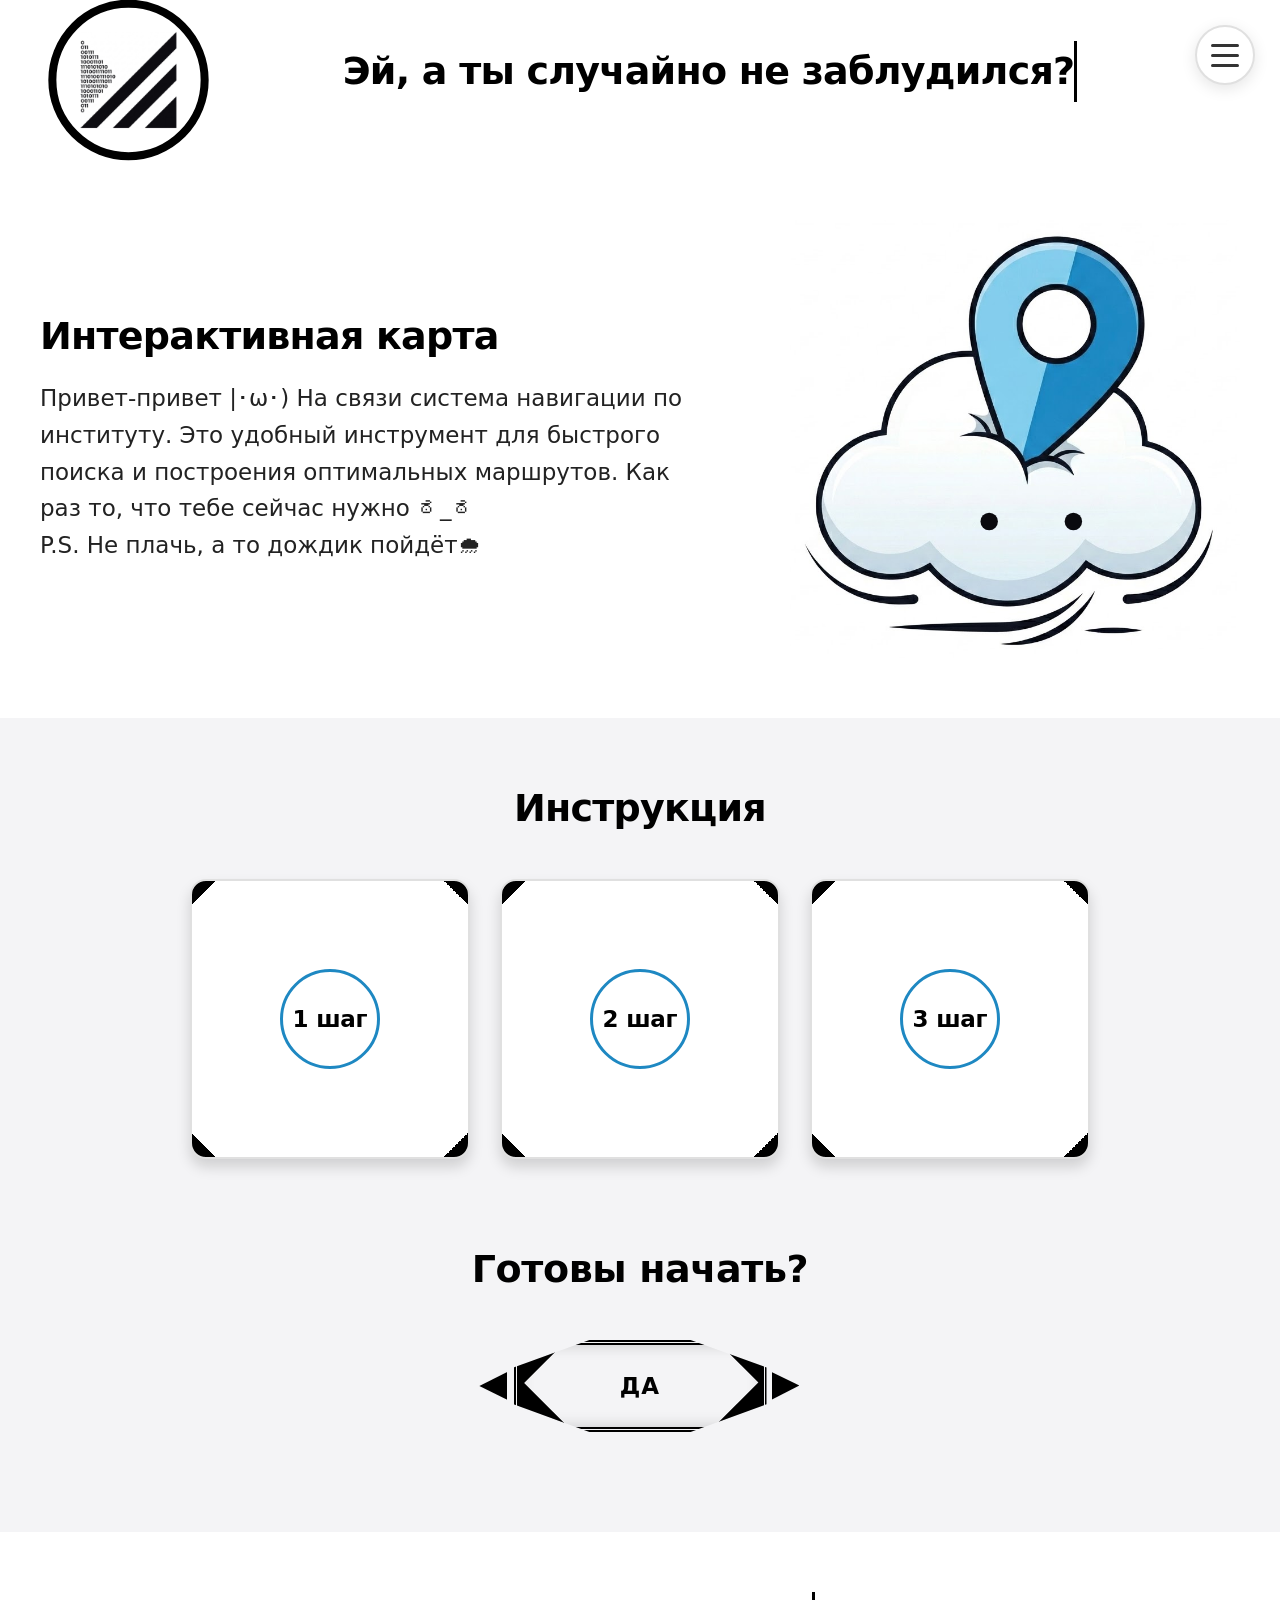
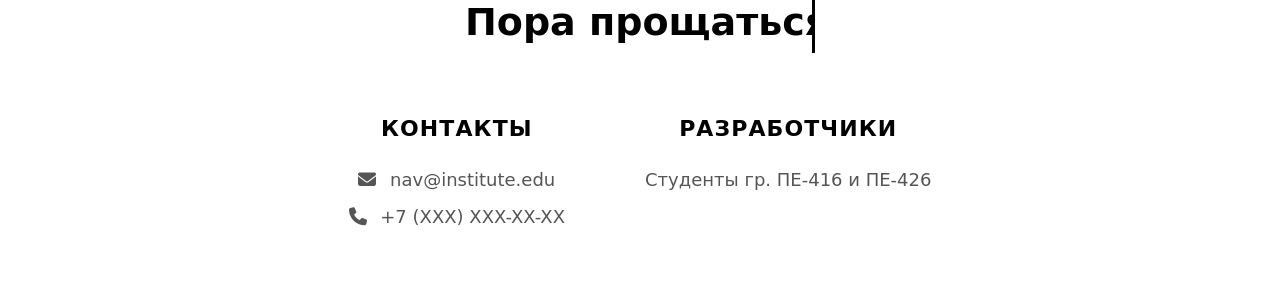
<file: index.html>
<!DOCTYPE html>
<html lang="ru">
<head>
    <meta charset="UTF-8">
    <meta name="viewport" content="width=device-width, initial-scale=1.0, user-scalable=yes">
    <title>Навигация по институту</title>
    <link rel="stylesheet" href="styles.css" />
    <link rel="stylesheet" href="https://cdnjs.cloudflare.com/ajax/libs/font-awesome/6.4.0/css/all.min.css">
</head>
<body>

    <!-- Меню-бургер -->
    <div class="menu-container">
        <div class="menu-icon" id="menuIcon">
            <span></span>
            <span></span>
            <span></span>
        </div>
        <div class="dropdown-menu" id="dropdownMenu">
            <div class="menu-item" id="whatIsIt">
                <i class="fas fa-question-circle"></i>
                <span>Что это такое?</span>
            </div>
            <div class="menu-item" id="instructionsLink">
                <i class="fas fa-book-open"></i>
                <span>Инструкция</span>
            </div>
            <div class="menu-item" id="featuresLink">
                <i class="fas fa-map"></i>
                <span>Функционал карты</span>
            </div>
            <div class="menu-item" id="aboutUsLink">
                <i class="fas fa-users"></i>
                <span>О нас</span>
            </div>
        </div>
    </div>

    <!-- Всплывающая подсказка -->
    <div class="tooltip-popup" id="tooltipPopup">
        <i class="fas fa-times" id="closeTooltip"></i>
        <span>Это система навигации по институту :)</span>
    </div>

    <!-- Модальное окно с карточкой функционала -->
    <div class="modal-overlay" id="modalOverlay">
        <div class="feature-card">
            <div class="close-card" id="closeCard">
                <i class="fas fa-times"></i>
            </div>
            <div class="card-details">
                <p class="text-title">Функционал карты:</p>
                <p class="text-body">
                    - Построение маршрутов между любыми точками;<br>
                    - Переключение между этажами;<br>
                    - Многоэтажная навигация;<br>
                    - Подсветка корпусов;<br>
                    - Масштабирование карты.
                </p>
            </div>
            <button class="card-button">привет)👀</button>
        </div>
    </div>

    <header>
        <img src="images/1.svg" alt="Логотип Навигации" class="site-logo">
        <div class="header-text-container">
            <div class="header-text">
                <div class="typewriter-container">
                    <span class="loader">Эй, а ты случайно не заблудился?</span>
                </div>
            </div>
        </div>
    </header>

    <main>
        <section class="hero">
            <div class="hero-content">
                <h1>Интерактивная карта</h1>
                <p>Привет-привет |･ω･) На связи система навигации по институту. Это удобный инструмент для быстрого поиска и построения оптимальных маршрутов. Как раз то, что тебе сейчас нужно ಠ_ಠ</p>
                <p>P.S. Не плачь, а то дождик пойдёт🌧</p>
            </div>
            <div class="hero-image">
                <img src="images/2.svg" alt="Карта на облаке" class="main-map-img">
            </div>
        </section>

        <div class="instructions-cta-wrapper">
            
            <svg class="cloud cloud-1" viewBox="0 0 64 40"><path d="M18 16a12 12 0 0 1 23.2-4 10 10 0 0 1 12.8 12 8 8 0 0 1-4 15.3H14a10 10 0 0 1-1.4-19.8 12 12 0 0 1 5.4-3.5z" /></svg>
            <svg class="cloud cloud-2" viewBox="0 0 64 40"><path d="M18 16a12 12 0 0 1 23.2-4 10 10 0 0 1 12.8 12 8 8 0 0 1-4 15.3H14a10 10 0 0 1-1.4-19.8 12 12 0 0 1 5.4-3.5z" /></svg>
            <svg class="cloud cloud-3" viewBox="0 0 64 40"><path d="M18 16a12 12 0 0 1 23.2-4 10 10 0 0 1 12.8 12 8 8 0 0 1-4 15.3H14a10 10 0 0 1-1.4-19.8 12 12 0 0 1 5.4-3.5z" /></svg>
            <svg class="cloud cloud-4" viewBox="0 0 64 40"><path d="M18 16a12 12 0 0 1 23.2-4 10 10 0 0 1 12.8 12 8 8 0 0 1-4 15.3H14a10 10 0 0 1-1.4-19.8 12 12 0 0 1 5.4-3.5z" /></svg>

            <section class="instructions-section" id="instructionsSection">
                <h2>Инструкция</h2>
                
                <div class="cards-container">
                    <div class="flip-card" id="flipCard1">
                        <div class="flip-card-inner">
                            <div class="flip-card-front">
                                <div class="step-circle">
                                    <p class="title">1 шаг</p>
                                </div>
                            </div>
                            <div class="flip-card-back">
                                <div class="icon-circle">
                                    <i class="fas fa-building"></i>
                                </div>
                                <p class="title">Выбери корпус</p>
                            </div>
                        </div>
                    </div>

                    <div class="flip-card" id="flipCard2">
                        <div class="flip-card-inner">
                            <div class="flip-card-front">
                                <div class="step-circle">
                                    <p class="title">2 шаг</p>
                                </div>
                            </div>
                            <div class="flip-card-back">
                                <div class="icon-circle">
                                    <i class="fas fa-map-marker-alt"></i>
                                </div>
                                <p class="title">Укажи точки</p>
                            </div>
                        </div>
                    </div>

                    <div class="flip-card" id="flipCard3">
                        <div class="flip-card-inner">
                            <div class="flip-card-front">
                                <div class="step-circle">
                                    <p class="title">3 шаг</p>
                                </div>
                            </div>
                            <div class="flip-card-back">
                                <div class="icon-circle">
                                    <i class="fas fa-route"></i>
                                </div>
                                <p class="title">Получи маршрут</p>
                            </div>
                        </div>
                    </div>
                </div>
            </section>

            <section class="cta-section">
                <h3 class="cta-title">Готовы начать?</h3>
                
                <a href="nav.html" class="play-button" id="startBtn">
                    ДА
                    <div id="clip">
                        <div id="leftTop" class="corner"></div>
                        <div id="rightTop" class="corner"></div>
                        <div id="leftBottom" class="corner"></div>
                        <div id="rightBottom" class="corner"></div>
                    </div>
                    <div id="leftArrow" class="arrow"></div>
                    <div id="rightArrow" class="arrow"></div>
                </a>
            </section>
        </div>
    </main>

    <footer id="footer">
        <div class="footer-title">
            <div class="typewriter-container" style="max-width: 350px; margin: 0 auto;">
                <span class="loader" style="animation-duration: 2.5s;">Пора прощаться...</span>
            </div>
        </div>
        
        <div class="footer-columns">
            <div class="footer-col">
                <h4>Контакты</h4>
                <div><i class="fas fa-envelope" style="margin-right: 8px;"></i> nav@institute.edu</div>
                <div><i class="fas fa-phone" style="margin-right: 8px;"></i> +7 (XXX) XXX-XX-XX</div>
            </div>
            
            <div class="footer-col">
                <h4>Разработчики</h4>
                <p>Студенты гр. ПЕ-416 и ПЕ-426</p>
            </div>
        </div>
    </footer>
    <script src="script.js"></script>
</body>
</html>
</file>
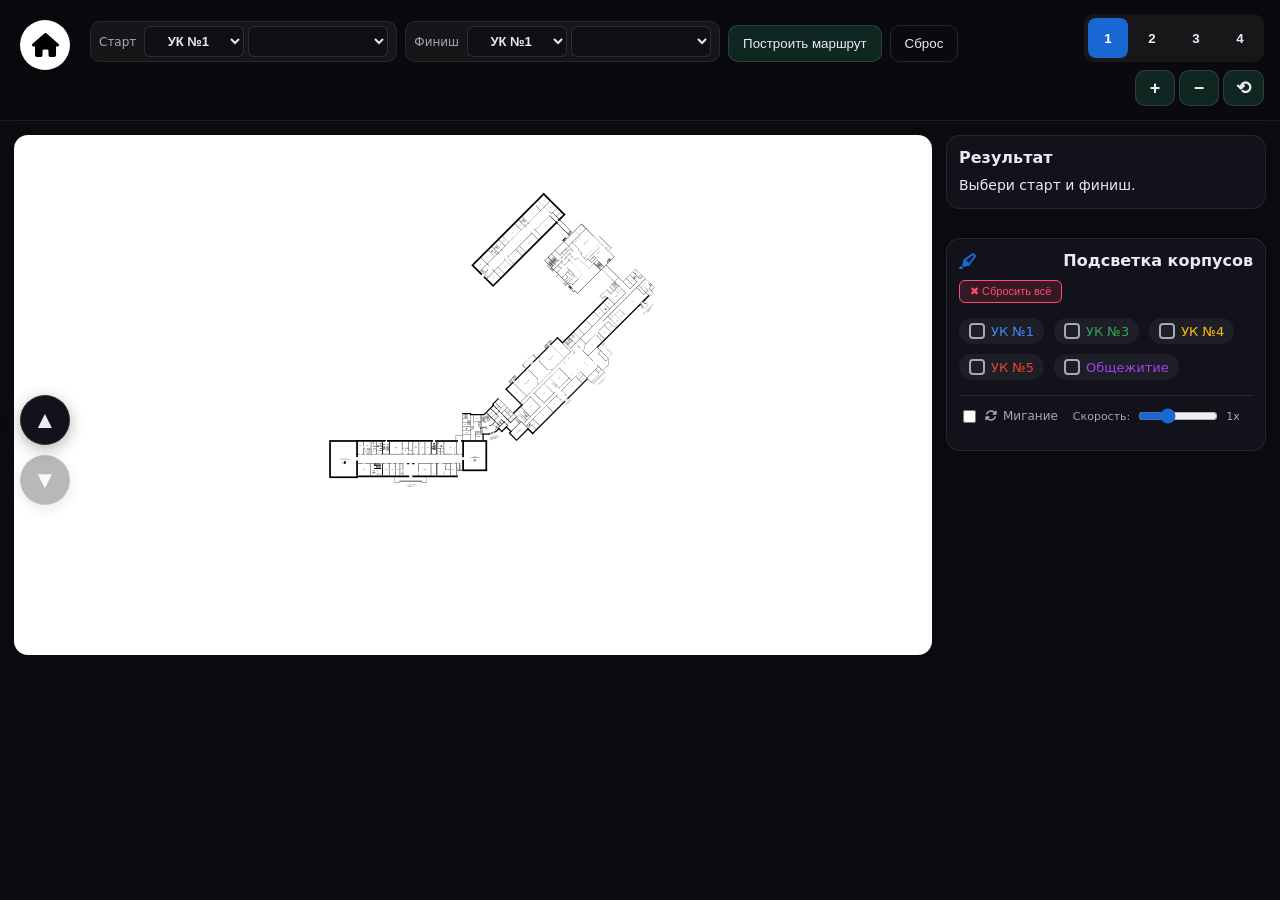
<file: nav.html>
<!doctype html>
<html lang="ru">
<head>
  <meta charset="UTF-8" />
  <meta name="viewport" content="width=device-width, initial-scale=1.0"/>
  <title>Навигация по институту</title>
  <link rel="stylesheet" href="nav_styles.css" />
  <link rel="stylesheet" href="https://cdnjs.cloudflare.com/ajax/libs/font-awesome/6.4.0/css/all.min.css" />
  <link rel="stylesheet" href="mobile_fix.css" />
  <!-- Предзагрузка изображений этажей -->
  <link rel="preload" href="floors/floor1.svg" as="image" />
  <link rel="preload" href="floors/floor2.svg" as="image" />
  <link rel="preload" href="floors/floor3.svg" as="image" />
  <link rel="preload" href="floors/floor4.svg" as="image" />
</head>
<body>
  <!-- Кнопка "На главную" -->
  <div class="home-button-container">
    <a href="index.html" class="home-button" id="homeButton">
      <i class="fas fa-home"></i>
      <span class="home-tooltip">На главную</span>
    </a>
  </div>

  <header class="topbar">
    <div class="controls">
      <!-- Компактный выбор корпуса и аудитории для старта -->
      <div class="field compact">
        <label for="startSection">Старт</label>
        <select id="startSection" class="section-select"></select>
        <select id="startSelect" class="room-select"></select>
      </div>
      
      <!-- Компактный выбор корпуса и аудитории для финиша -->
      <div class="field compact">
        <label for="endSection">Финиш</label>
        <select id="endSection" class="section-select"></select>
        <select id="endSelect" class="room-select"></select>
      </div>

      <!-- Кнопки управления маршрутом -->
      <button id="buildBtn" class="btn">Построить маршрут</button>
      <button id="clearBtn" class="btn btn-ghost">Сброс</button>
      
      <!-- Переключатель этажей -->
      <div class="floor-selector">
        <button class="floor-btn active" data-floor="floor1">1</button>
        <button class="floor-btn" data-floor="floor2">2</button>
        <button class="floor-btn" data-floor="floor3">3</button>
        <button class="floor-btn" data-floor="floor4">4</button>
      </div>
      
      <!-- Кнопки масштабирования -->
      <div class="zoom-controls">
        <button onclick="zoomIn()" class="btn btn-small">+</button>
        <button onclick="zoomOut()" class="btn btn-small">−</button>
        <button onclick="resetZoom()" class="btn btn-small">⟲</button>
      </div>
    </div>
  </header>

  <main class="stage">
    <div class="map-wrap">
      <svg id="mapSvg" viewBox="0 0 1562 749" preserveAspectRatio="xMidYMid meet">
        <!-- Подложка (первый этаж загружается сразу) -->
        <image href="floors/floor1.svg" x="0" y="0" width="1562" height="749" loading="eager" />

        <!-- Слой маршрута -->
        <g id="routeLayer">
          <path id="routePath" class="route" d="" />
          <circle id="navDot" class="navdot" r="1.8" cx="-100" cy="-100"></circle>
        </g>

        <!-- Слой кликабельных точек (заполняется через JavaScript) -->
        <g id="nodesLayer"></g>
      </svg>
    </div>

    <!-- Боковая панель с результатами -->
    <aside class="panel">
      <div class="card">
        <div class="card-title">Результат</div>
        <div id="resultText" class="result">Выбери старт и финиш.</div>
      </div>
      
      <!-- Панель подсветки корпусов -->
      <div class="card corpus-highlight-panel">
        <div class="card-title">
          <i class="fas fa-highlighter"></i> Подсветка корпусов
          <button id="clearAllHighlight" class="clear-highlight-btn">✖ Сбросить всё</button>
        </div>
        
        <div class="corpus-checkboxes">
          <label class="corpus-checkbox" data-corpus="uk1">
            <input type="checkbox" value="uk1"> 
            <span class="checkmark"></span>
            <span class="corpus-name" style="color: #4285f4;">УК №1</span>
          </label>
          <label class="corpus-checkbox" data-corpus="uk3">
            <input type="checkbox" value="uk3"> 
            <span class="checkmark"></span>
            <span class="corpus-name" style="color: #34a853;">УК №3</span>
          </label>
          <label class="corpus-checkbox" data-corpus="uk4">
            <input type="checkbox" value="uk4"> 
            <span class="checkmark"></span>
            <span class="corpus-name" style="color: #fbbc04;">УК №4</span>
          </label>
          <label class="corpus-checkbox" data-corpus="uk5">
            <input type="checkbox" value="uk5"> 
            <span class="checkmark"></span>
            <span class="corpus-name" style="color: #ea4335;">УК №5</span>
          </label>
          <label class="corpus-checkbox" data-corpus="общежитие">
            <input type="checkbox" value="общежитие"> 
            <span class="checkmark"></span>
            <span class="corpus-name" style="color: #a142f4;">Общежитие</span>
          </label>
        </div>
        
        <div class="highlight-options">
          <label>
            <input type="checkbox" id="blinkMode"> 
            <i class="fas fa-sync-alt"></i> Мигание
          </label>
          <label class="speed-control">
            <span>Скорость:</span>
            <input type="range" id="blinkSpeed" min="0.5" max="2" step="0.1" value="1">
            <span id="speedValue" class="speed-value">1x</span>
          </label>
    </aside>
  </main>

  <!-- Плавающие кнопки переключения этажей -->
  <div class="floor-nav">
    <button id="floorUpBtn" class="floor-nav-btn" title="На этаж выше">▲</button>
    <button id="floorDownBtn" class="floor-nav-btn" title="На этаж ниже">▼</button>
  </div>

  <!-- Кастомная подсказка в виде облачка (появляется при необходимости) -->
  <div id="customHint" class="custom-hint hidden">
    <div class="hint-icon">
      <span class="loader"></span>
    </div>
    <div class="hint-bubble">
      <div class="hint-text"></div>
    </div>
  </div>

  <!-- Подключение скриптов -->
  <script src="building.js"></script>
  <script src="app.js"></script>
  <script src="touch_nav.js"></script>
</body>
</html>
</file>
<file: styles.css>
/* ==========================================================================
    НАСТРОЙКА СКРОЛЛБАРА (ПОЛОСЫ ПРОКРУТКИ)
    ========================================================================== */
html {
    scrollbar-width: thin;
    scrollbar-color: #1f89c3ff #fafafa;
}

::-webkit-scrollbar {
    width: 8px;
    height: 8px;
}

::-webkit-scrollbar-track {
    background: #fafafa; 
}

::-webkit-scrollbar-thumb {
    background-color: #1f89c3ff;
    border-radius: 4px;
    border: 2px solid #fafafa;
}

::-webkit-scrollbar-thumb:hover {
    background-color: #15618a;
}

/* ==========================================================================
    БАЗОВЫЕ НАСТРОЙКИ СТРАНИЦЫ
    ========================================================================== */
* {
    margin: 0;
    padding: 0;
    box-sizing: border-box;
    font-family: ui-sans-serif, system-ui, -apple-system, Segoe UI, Roboto, Arial, "Noto Sans", "Liberation Sans";
}

body {
    background-color: #fafafa;
    color: #000;
    display: flex;
    flex-direction: column;
    min-height: 100vh;
    overflow-x: hidden;
    line-height: 1.6;
}

/* Меню-бургер */
.menu-container {
    position: fixed;
    top: 25px;
    right: 25px;
    z-index: 1000;
}

.menu-icon {
    width: 60px;
    height: 60px;
    background: #fff;
    border-radius: 50%;
    display: flex;
    flex-direction: column;
    align-items: center;
    justify-content: center;
    gap: 7px;
    cursor: pointer;
    box-shadow: 0 4px 15px rgba(0, 0, 0, 0.1);
    transition: all 0.3s ease;
    border: 2px solid #e0e0e0;
}

.menu-icon:hover {
    transform: scale(1.05);
    box-shadow: 0 6px 20px rgba(0, 0, 0, 0.15);
    border-color: #1f89c3;
}

.menu-icon span {
    width: 28px;
    height: 3px;
    background: #333;
    transition: all 0.3s ease;
    border-radius: 3px;
}

.menu-icon.active span:nth-child(1) {
    transform: rotate(45deg) translate(7px, 7px);
}

.menu-icon.active span:nth-child(2) {
    opacity: 0;
}

.menu-icon.active span:nth-child(3) {
    transform: rotate(-45deg) translate(7px, -7px);
}

/* Выпадающее меню */
.dropdown-menu {
    position: absolute;
    top: 70px;
    right: 0;
    background: #fff;
    border-radius: 16px;
    box-shadow: 0 10px 30px rgba(0, 0, 0, 0.15);
    width: 260px;
    overflow: hidden;
    opacity: 0;
    visibility: hidden;
    transform: translateY(-10px);
    transition: all 0.3s ease;
    border: 1px solid #e0e0e0;
}

.dropdown-menu.active {
    opacity: 1;
    visibility: visible;
    transform: translateY(0);
}

.menu-item {
    padding: 16px 22px;
    cursor: pointer;
    transition: all 0.2s ease;
    font-weight: 500;
    font-size: 16px;
    color: #333;
    border-bottom: 1px solid #f0f0f0;
    display: flex;
    align-items: center;
    gap: 12px;
}

.menu-item:last-child {
    border-bottom: none;
}

.menu-item:hover {
    background: #f5f5f5;
    color: #1f89c3;
}

.menu-item i {
    width: 24px;
    font-size: 18px;
    color: #1f89c3;
}

/* Всплывающая подсказка */
.tooltip-popup {
    position: fixed;
    top: 150px;
    right: 25px;
    background: #fff;
    box-shadow: 0 10px 30px rgba(0, 0, 0, 0.2);
    z-index: 2000;
    text-align: center;
    font-weight: 500;
    color: #333;
    border: 2px solid #1f89c3;
    opacity: 0;
    visibility: hidden;
    transition: all 0.3s ease;
    white-space: nowrap;
    padding: 18px 45px 18px 25px;
    font-size: 18px;
    max-width: 400px;
    border-radius: 20px;
}

.tooltip-popup.active {
    opacity: 1;
    visibility: visible;
}

.tooltip-popup i {
    position: absolute;
    top: 50%;
    transform: translateY(-50%);
    right: 15px;
    cursor: pointer;
    font-size: 16px;
    color: #999;
    transition: color 0.2s;
}

.tooltip-popup i:hover {
    color: #ff4d6d;
}

/* Карточка функционала */
.modal-overlay {
    position: fixed;
    top: 0;
    left: 0;
    width: 100%;
    height: 100%;
    background: rgba(0, 0, 0, 0.5);
    z-index: 1500;
    display: flex;
    align-items: center;
    justify-content: center;
    opacity: 0;
    visibility: hidden;
    transition: all 0.3s ease;
    padding: 20px;
}

.modal-overlay.active {
    opacity: 1;
    visibility: visible;
}

.feature-card {
    width: 360px;
    max-width: 90%;
    min-height: 380px;
    border-radius: 20px;
    position: relative;
    padding: 1.8rem;
    border: 2px solid #1f89c3;
    transition: 0.5s ease-out;
    overflow: visible;
    background: white;
}

.feature-card .close-card {
    position: absolute;
    top: 12px;
    right: 12px;
    width: 32px;
    height: 32px;
    background: black;
    border-radius: 50%;
    display: flex;
    align-items: center;
    justify-content: center;
    cursor: pointer;
    transition: all 0.2s ease;
    z-index: 10;
}

.feature-card .close-card i {
    color: white;
    font-size: 14px;
    line-height: 1;
}

.feature-card .close-card:hover {
    transform: scale(1.1);
    background: black;
}

.card-details {
    color: #fff;
    height: 100%;
    gap: .5em;
    display: grid;
    place-content: center;
    text-align: center;
}

.card-button {
    transform: translate(-50%, 125%);
    width: 60%;
    border-radius: 1rem;
    border: none;
    background-color: #008bf8;
    color: #fff;
    font-size: 1rem;
    padding: .5rem 1rem;
    position: absolute;
    left: 50%;
    bottom: 0;
    opacity: 0;
    transition: 0.3s ease-out;
    cursor: default;
    pointer-events: none;
}

.text-body {
    color: #666464;
    margin-top: 10px;
    line-height: 1.6;
    font-size: 17px;
}

.text-title {
    font-size: 1.5em;
    font-weight: bold;
    color: black;
}

.feature-card:hover {
    border-color: #008bf8;
    box-shadow: 0 4px 18px 0 rgba(0, 0, 0, 0.25);
}

.feature-card:hover .card-button {
    transform: translate(-50%, 50%);
    opacity: 1;
}

/* Шапка сайта */
header {
    display: flex;
    align-items: center;
    padding: 40px max(20px, calc((100% - 1200px) / 2));
    background-color: #fff;
    position: relative;
    min-height: 160px;
}

.site-logo {
    height: 190px;
    width: auto;
    display: block;
    position: absolute;
    left: max(20px, calc((100% - 1200px) / 2));
    z-index: 2;
}

.header-text-container {
    width: 100%;
    display: flex;
    justify-content: center;
    align-items: center;
    padding-left: 140px; 
}

.typewriter-container {
    display: inline-block;
    position: relative;
}

.loader {
    display: inline-block;
    white-space: nowrap;
    overflow: hidden;
    border-right: 3px solid #000;
    animation: typewriter 3.5s steps(30, end) infinite alternate, blink 0.6s steps(2, start) infinite;
    width: 100%;
}

.header-text {
    font-size: 38px;
    font-weight: 700;
    letter-spacing: -0.02em;
}

/* Главный блок */
.hero {
    display: flex;
    justify-content: space-between;
    align-items: center;
    padding: 60px max(20px, calc((100% - 1200px) / 2));
    background-color: #fff;
    opacity: 0;
    transform: translateY(20px);
    animation: fadeInUp 0.8s ease forwards;
    gap: 40px;
}

.hero-content {
    max-width: 55%;
    text-align: left;
}

.hero-content h1 {
    font-size: 38px;
    font-weight: 800;
    margin-bottom: 20px;
    line-height: 1.2;
    letter-spacing: -0.02em;
}

.hero-content p {
    font-size: 23px;
    line-height: 1.6;
    color: #222;
}

.hero-image {
    max-width: 45%;
    display: flex;
    justify-content: center;
}

.main-map-img {
    width: 100%;
    max-width: 450px;
    height: auto;
    display: block;
}

/* Обёртка для инструкции и CTA */
.instructions-cta-wrapper {
    background-color: #f4f4f6; 
    position: relative;        
    overflow: hidden;          
    width: 100%;
}

/* Раздел инструкций */
.instructions-section {
    padding: 60px max(20px, calc((100% - 1200px) / 2)) 40px max(20px, calc((100% - 1200px) / 2));
    text-align: center;
}

.instructions-section h2 {
    font-size: 38px;
    font-weight: 800;
    margin-bottom: 40px;
    letter-spacing: -0.02em;
    position: relative; 
    z-index: 2; 
}

.cards-container {
    display: flex;
    justify-content: center;
    gap: 30px;
    position: relative;
    z-index: 2;
    flex-wrap: wrap;
    margin: 0 auto;
}

/* Флип-карты */
.flip-card {
    background-color: transparent;
    width: 280px;
    height: 280px;
    perspective: 1000px;
    cursor: pointer;
    flex-shrink: 0;
}

.flip-card-inner {
    position: relative;
    width: 100%;
    height: 100%;
    text-align: center;
    transition: transform 0.6s;
    transition-timing-function: cubic-bezier(0.61, 0.98, 0.48, 1.01);
    transform-style: preserve-3d;
    border-radius: 1rem;
}

.flip-card:hover .flip-card-inner {
    transform: rotate(180deg) rotateX(180deg);
}

/* Для touch-устройств — переворот по клику */
@media (hover: none) and (pointer: coarse) {
    .flip-card.tapped .flip-card-inner {
        transform: rotate(180deg) rotateX(180deg);
    }
}

.flip-card-front,
.flip-card-back {
    box-shadow: 0 8px 14px 0 rgba(0, 0, 0, 0.15);
    position: absolute;
    display: flex;
    flex-direction: column;
    align-items: center;
    justify-content: center;
    width: 100%;
    height: 100%;
    -webkit-backface-visibility: hidden;
    backface-visibility: hidden;
    border-radius: 1rem;
}

.flip-card-front {
    background-color: #fff;
    color: #000;
    border: 2px solid #e0e0e0;
    background-image: 
        linear-gradient(to bottom right, #000000 0%, #000000 50%, transparent 50%), 
        linear-gradient(to bottom left, #000000 0%, #000000 50%, transparent 50%),  
        linear-gradient(to top right, #000000 0%, #000000 50%, transparent 50%),    
        linear-gradient(to top left, #000000 0%, #000000 50%, transparent 50%);     
    background-size: 24px 24px;
    background-repeat: no-repeat;
    background-position: top left, top right, bottom left, bottom right;
}

.step-circle {
    width: 100px;
    height: 100px;
    border: 3px solid #1e88c2;
    border-radius: 50%;
    display: flex;
    align-items: center;
    justify-content: center;
    background-color: #fff;
}

.step-circle .title {
    font-size: 23px;
    font-weight: 800;
}

.flip-card-back {
    background: #000;
    color: #fff;
    transform: rotateY(180deg);
    border: 2px solid #1f89c3;
}

.flip-card .title {
    font-size: 23px;
    font-weight: 800; 
    margin: 0;
    letter-spacing: -0.01em;
}

.icon-circle {
    width: 70px;
    height: 70px;
    border: 2px solid #fff;
    border-radius: 50%;
    display: flex;
    align-items: center;
    justify-content: center;
    margin-bottom: 16px;
}

.icon-circle i {
    font-size: 28px;
}

/* Облака */
.cloud {
    position: absolute;
    z-index: 1; 
    fill: #fff;                 
    stroke: #000;               
    stroke-width: 2.5px;        
    stroke-linejoin: round;     
    animation: driftRightToLeft linear infinite;
}

.cloud-1 {
    width: 90px;
    top: 5%; 
    left: 100%; 
    animation-duration: 26s;
    opacity: 0.9;
}

.cloud-2 {
    width: 65px;
    top: 32%; 
    left: 100%;
    animation-duration: 19s;
    animation-delay: -4s; 
    opacity: 0.8;
}

.cloud-3 {
    width: 120px;
    top: 58%; 
    left: 100%;
    animation-duration: 32s;
    animation-delay: -12s;
    opacity: 0.95;
}

.cloud-4 {
    width: 75px;
    bottom: 12%; 
    left: 100%;
    animation-duration: 23s;
    animation-delay: -7s;
    opacity: 0.85;
}

/* CTA секция */
.cta-section {
    padding: 40px max(20px, calc((100% - 1200px) / 2)) 100px max(20px, calc((100% - 1200px) / 2));
    text-align: center;
    position: relative;
    z-index: 2; 
}

.cta-title {
    font-size: 38px;
    font-weight: 700;
    margin-bottom: 40px;
    color: #000;
    letter-spacing: -0.01em;
}

/* Кнопка */
.play-button {
    position: relative;
    width: 11em;
    height: 4em;
    outline: none;
    transition: color 0.3s ease;
    background-color: transparent;
    border: none;
    font-size: 23px;
    font-weight: 800;
    letter-spacing: 0.05em;
    color: #000000;
    cursor: pointer;
    margin: 0 auto;
    display: block;
    text-decoration: none;
    line-height: 4em;
    z-index: 1;
}

#clip {
    --color: #000000;
    position: absolute;
    top: 0;
    left: 0;
    overflow: hidden;
    width: 100%;
    height: 100%;
    border: 5px double var(--color);
    box-shadow: inset 0px 0px 15px rgba(0, 0, 0, 0.2);
    -webkit-clip-path: polygon(30% 0%, 70% 0%, 100% 30%, 100% 70%, 70% 100%, 30% 100%, 0% 70%, 0% 30%);
    transition: background-color 0.3s ease, border-color 0.3s ease;
    z-index: -1;
}

.arrow {
    position: absolute;
    transition: 0.2s;
    background-color: #000000;
    top: 35%;
    width: 11%;
    height: 30%;
    z-index: 2;
}

#leftArrow { left: -13.5%; -webkit-clip-path: polygon(100% 0, 100% 100%, 0 50%); }
#rightArrow { -webkit-clip-path: polygon(100% 49%, 0 0, 0 100%); left: 102%; }

.play-button:hover { color: #ffffff; }
.play-button:hover #clip { animation: 0.2s ease-in-out 0.55s both greenLight8; background-color: #000000; }
.play-button:hover #rightArrow { background-color: #000000; left: -15%; animation: 0.6s ease-in-out both infinite alternate rightArrow8; }
.play-button:hover #leftArrow { background-color: #000000; left: 103%; animation: 0.6s ease-in-out both infinite alternate leftArrow8; }

.corner {
    position: absolute;
    width: 4em;
    height: 4em;
    background-color: #000000;
    box-shadow: inset 1px 1px 8px rgba(0, 0, 0, 0.6);
    transform: scale(1) rotate(45deg);
    transition: 0.2s;
}

#rightTop { top: -1.98em; left: 91%; }
#leftTop { top: -1.96em; left: -3.0em; }
#leftBottom { top: 2.10em; left: -2.15em; }
#rightBottom { top: 45%; left: 88%; }

.play-button:hover .corner { transform: scale(1.25) rotate(45deg); }

.play-button:hover #leftTop { animation: 0.1s ease-in-out 0.05s both changeColor8, 0.2s linear 0.4s both lightEffect8; }
.play-button:hover #rightTop { animation: 0.1s ease-in-out 0.15s both changeColor8, 0.2s linear 0.4s both lightEffect8; }
.play-button:hover #rightBottom { animation: 0.1s ease-in-out 0.25s both changeColor8, 0.2s linear 0.4s both lightEffect8; }
.play-button:hover #leftBottom { animation: 0.1s ease-in-out 0.35s both changeColor8, 0.2s linear 0.4s both lightEffect8; }

@keyframes changeColor8 { from { background-color: #000000; } to { background-color: #ffffff; } }
@keyframes lightEffect8 { from { box-shadow: 1px 1px 5px #ffffff; } to { box-shadow: 0 0 2px #ffffff; } }
@keyframes greenLight8 { to { box-shadow: inset 0px 0px 32px rgba(255, 255, 255, 0.3); } }
@keyframes leftArrow8 { from { transform: translate(0px); } to { transform: translateX(10px); } }
@keyframes rightArrow8 { from { transform: translate(0px); } to { transform: translateX(-10px); } }

/* Подвал */
footer {
    padding: 60px max(20px, calc((100% - 1200px) / 2));
    background-color: #fff;
    text-align: center;
}

.footer-title {
    font-size: 38px;
    margin-bottom: 40px;
    font-weight: 700;
}

.footer-columns {
    display: flex;
    justify-content: center; 
    text-align: center;      
    gap: 80px;               
}

.footer-col h4 {
    font-size: 22px; 
    margin-bottom: 20px;
    font-weight: 700;
    color: #000;
    text-transform: uppercase;
    letter-spacing: 0.05em;
}

.footer-col div, .footer-col p {
    margin-bottom: 10px;
    font-size: 18px; 
    color: #555;
    line-height: 1.5;
}

/* Анимации */
@keyframes typewriter { 0%, 10% { width: 0; } 70%, 100% { width: 100%; } }
@keyframes blink { from, to { border-color: transparent; } 50% { border-color: #000; } }
@keyframes fadeInUp { to { opacity: 1; transform: translateY(0); } }
@keyframes driftRightToLeft {
    from { transform: translateX(0vw); }
    to { transform: translateX(-130vw); }
}

/* ==========================================================================
    АДАПТИВНОСТЬ ДЛЯ МОБИЛЬНЫХ УСТРОЙСТВ
    ========================================================================== */

/* Планшеты (до 992px) */
@media (max-width: 992px) {
    header { 
        flex-direction: column; 
        min-height: auto; 
        padding: 30px 20px; 
    }
    .site-logo { 
        position: static; 
        margin-bottom: 20px; 
        height: 120px;
    }
    .header-text-container { 
        padding-left: 0; 
    }
    .header-text {
        font-size: 28px;
    }
    .loader {
        font-size: 28px;
    }

    .hero { 
        flex-direction: column-reverse; 
        text-align: center; 
        padding: 40px 20px; 
    }
    .hero-content { 
        max-width: 100%; 
    }
    .hero-content h1 {
        font-size: 32px;
    }
    .hero-content p {
        font-size: 18px;
    }
    .hero-image { 
        max-width: 80%; 
    }

    .instructions-section h2 {
        font-size: 32px;
    }
    .cards-container { 
        gap: 20px; 
    }
    .flip-card {
        width: 260px;
        height: 260px;
    }
    .step-circle {
        width: 80px;
        height: 80px;
    }
    .step-circle .title {
        font-size: 20px;
    }
    .flip-card .title {
        font-size: 20px;
    }
    .icon-circle {
        width: 60px;
        height: 60px;
    }
    .icon-circle i {
        font-size: 24px;
    }

    .cloud { 
        display: none; 
    }

    .menu-container { 
        top: 15px; 
        right: 15px; 
    }
    .menu-icon { 
        width: 50px; 
        height: 50px; 
    }
    .menu-icon span { 
        width: 24px; 
        height: 3px; 
    }
    .dropdown-menu { 
        width: 220px; 
        top: 60px; 
    }
    .menu-item { 
        padding: 12px 18px; 
        font-size: 14px; 
    }

    .tooltip-popup { 
        top: 90px; 
        right: 15px; 
        font-size: 14px; 
        white-space: normal; 
        max-width: 260px;
        padding: 12px 35px 12px 18px;
    }
    .tooltip-popup i {
        font-size: 14px;
    }

    .feature-card { 
        width: 320px; 
        min-height: 360px;
        padding: 1.5rem;
    }
    .text-body {
        font-size: 15px;
    }
    .text-title {
        font-size: 1.3em;
    }

    .footer-title {
        font-size: 28px;
    }
    .footer-columns {
        gap: 40px;
    }
    .footer-col h4 {
        font-size: 20px;
    }
    .footer-col div, .footer-col p {
        font-size: 16px;
    }
}

/* Телефоны (до 768px) */
@media (max-width: 768px) {
    .site-logo {
        height: 80px;
    }
    .header-text {
        font-size: 20px;
    }
    .loader {
        font-size: 20px;
        white-space: normal;
        text-align: center;
        border-right: none;
        animation: none;
    }
    .typewriter-container {
        width: 100%;
    }

    .hero-content h1 {
        font-size: 26px;
    }
    .hero-content p {
        font-size: 15px;
    }

    .instructions-section h2 {
        font-size: 26px;
    }
    .cards-container {
        flex-direction: column;
        align-items: center;
        gap: 20px;
    }
    .flip-card {
        width: 260px;
        height: 260px;
    }
    .step-circle {
        width: 70px;
        height: 70px;
    }
    .step-circle .title {
        font-size: 18px;
    }
    .flip-card .title {
        font-size: 18px;
    }
    .icon-circle {
        width: 55px;
        height: 55px;
    }
    .icon-circle i {
        font-size: 22px;
    }

    .cta-title {
        font-size: 26px;
    }
    .play-button {
        font-size: 18px;
        width: 9em;
        height: 3.5em;
        line-height: 3.5em;
    }

    .menu-container { 
        top: 10px; 
        right: 10px; 
    }
    .menu-icon { 
        width: 45px; 
        height: 45px; 
        gap: 5px;
    }
    .menu-icon span { 
        width: 22px; 
        height: 2.5px; 
    }
    .menu-icon.active span:nth-child(1) {
        transform: rotate(45deg) translate(5px, 5px);
    }
    .menu-icon.active span:nth-child(3) {
        transform: rotate(-45deg) translate(5px, -5px);
    }
    .dropdown-menu { 
        width: 200px; 
        top: 55px; 
    }
    .menu-item { 
        padding: 10px 15px; 
        font-size: 13px; 
        gap: 8px;
    }
    .menu-item i {
        width: 20px;
        font-size: 14px;
    }

    .tooltip-popup { 
        top: 70px; 
        right: 10px; 
        font-size: 12px; 
        max-width: 220px;
        padding: 10px 30px 10px 15px;
    }
    .tooltip-popup i {
        font-size: 12px;
        right: 12px;
    }

    .feature-card { 
        width: 280px; 
        min-height: 340px;
        padding: 1.2rem;
    }
    .text-body {
        font-size: 13px;
        margin-top: 8px;
    }
    .text-title {
        font-size: 1.2em;
    }
    .feature-card .close-card {
        width: 28px;
        height: 28px;
        top: 10px;
        right: 10px;
    }
    .feature-card .close-card i {
        font-size: 12px;
    }

    .footer-title {
        font-size: 22px;
    }
    .footer-columns {
        flex-direction: column;
        gap: 25px;
    }
    .footer-col h4 {
        font-size: 18px;
    }
    .footer-col div, .footer-col p {
        font-size: 14px;
    }
}

/* Маленькие телефоны (до 480px) */
@media (max-width: 480px) {
    .header-text {
        font-size: 18px;
    }
    .hero-content h1 {
        font-size: 22px;
    }
    .hero-content p {
        font-size: 14px;
    }
    .instructions-section h2 {
        font-size: 22px;
    }
    .cta-title {
        font-size: 22px;
    }
    .play-button {
        font-size: 16px;
        width: 8em;
    }
    .flip-card {
        width: 240px;
        height: 240px;
    }
    .step-circle {
        width: 60px;
        height: 60px;
    }
    .step-circle .title {
        font-size: 16px;
    }
    .flip-card .title {
        font-size: 16px;
    }
    .icon-circle {
        width: 50px;
        height: 50px;
    }
    .icon-circle i {
        font-size: 20px;
    }
    .feature-card {
        width: 260px;
        min-height: 320px;
    }
    .tooltip-popup {
        max-width: 200px;
        font-size: 11px;
        top: 65px;
    }
}
</file>
<file: nav_styles.css>
:root {
  --bg: #0b0b0f;
  --panel: #12121a;
  --text: #eaeaf2;
  --muted: #a8a8b5;
  --accent: #1967d2ff;
  --accent2: black;
  --danger: #ff4d6d;
  --stroke: 1.3;
  --border-color: rgba(255, 255, 255, 0.08);
}

* {
  box-sizing: border-box;
}

body {
  margin: 0;
  font-family: ui-sans-serif, system-ui, -apple-system, Segoe UI, Roboto, Arial, "Noto Sans", "Liberation Sans";
  background: var(--bg);
  color: var(--text);
}

/* ===== ВЕРХНЯЯ ПАНЕЛЬ С ОТСТУПОМ ПОД КНОПКУ "ДОМОЙ" ===== */
.topbar {
  padding: 14px 16px 14px 90px; /* добавляем левый отступ, чтобы не перекрывать круглую кнопку */
  border-bottom: 1px solid var(--border-color);
  background: rgba(10, 10, 14, 0.8);
  backdrop-filter: blur(10px);
  position: sticky;
  top: 0;
  z-index: 10;
}

.controls {
  display: flex;
  gap: 8px;
  flex-wrap: wrap;
  align-items: flex-end;
}

/* ===== ПЕРЕКЛЮЧАТЕЛЬ ЭТАЖЕЙ ===== */
.floor-selector {
  display: flex;
  gap: 4px;
  margin-left: auto;
  background: rgba(255, 255, 255, 0.05);
  padding: 4px;
  border-radius: 10px;
}

.floor-btn {
  width: 40px;
  height: 40px;
  border: none;
  border-radius: 8px;
  background: transparent;
  color: var(--text);
  font-weight: bold;
  cursor: pointer;
  transition: all 0.2s;
}

.floor-btn:hover {
  background: rgba(25, 103, 210, 0.2);
}

.floor-btn.active {
  background: var(--accent);
  color: white;
}

/* ===== КОМПАКТНЫЙ ВЫБОР КОРПУСА И АУДИТОРИИ ===== */
.field.compact {
  display: flex;
  flex-direction: row;
  align-items: center;
  gap: 4px;
  background: rgba(255, 255, 255, 0.05);
  padding: 4px 8px;
  border-radius: 10px;
  min-width: auto;
  border: 1px solid var(--border-color);
}

.field.compact label {
  margin-right: 4px;
  font-size: 12px;
  color: var(--muted);
  white-space: nowrap;
}

.section-select {
  width: 100px;
  background: #0f0f16;
  color: var(--text);
  border: 1px solid rgba(255, 255, 255, 0.12);
  border-radius: 6px;
  padding: 6px 4px;
  font-size: 13px;
  text-align: center;
  font-weight: bold;
  cursor: pointer;
  outline: none;
}

.section-select:hover {
  border-color: var(--accent);
}

.section-select option {
  background: #0f0f16;
  color: var(--text);
  font-weight: normal;
}

.room-select {
  width: 140px;
  background: #0f0f16;
  color: var(--text);
  border: 1px solid rgba(255, 255, 255, 0.12);
  border-radius: 6px;
  padding: 6px 4px;
  font-size: 13px;
  cursor: pointer;
  outline: none;
}

.room-select:hover {
  border-color: var(--accent);
}

.room-select option {
  background: #0f0f16;
  color: var(--text);
}

.room-select optgroup {
  font-weight: bold;
  color: var(--accent);
  background: #1a1a24;
  font-size: 12px;
  padding: 4px 0;
}

.room-select optgroup option {
  padding-left: 15px;
  color: var(--text);
  background: #0f0f16;
  font-weight: normal;
}

.room-select optgroup option:hover {
  background: var(--accent);
  color: white;
}

/* ===== ОБЫЧНЫЕ ПОЛЯ ===== */
.field {
  display: flex;
  flex-direction: column;
  gap: 6px;
  min-width: 180px;
}

label {
  font-size: 12px;
  color: var(--muted);
}

select {
  background: #0f0f16;
  color: var(--text);
  border: 1px solid rgba(255, 255, 255, 0.12);
  border-radius: 10px;
  padding: 10px;
  outline: none;
}

.btn {
  padding: 10px 14px;
  border-radius: 10px;
  border: 1px solid rgba(255, 255, 255, 0.12);
  background: rgba(66, 255, 182, 0.12);
  color: var(--text);
  cursor: pointer;
  font-weight: 500;
  transition: all 0.2s ease;
  white-space: nowrap;
}

.btn:hover {
  border-color: rgba(66, 255, 182, 0.55);
  background: rgba(66, 255, 182, 0.2);
}

.btn-ghost {
  background: transparent;
}

.btn-ghost:hover {
  border-color: rgba(255, 255, 255, 0.25);
  background: rgba(255, 255, 255, 0.05);
}

.hint {
  margin-top: 10px;
  color: var(--muted);
  font-size: 12px;
  line-height: 1.4;
}

.chip {
  display: inline-block;
  padding: 2px 8px;
  border-radius: 999px;
  border: 1px solid rgba(255, 255, 255, 0.14);
  margin-left: 6px;
}

.stage {
  display: grid;
  grid-template-columns: 1fr 320px;
  gap: 14px;
  padding: 14px;
}

.map-wrap {
  background: white;
  border: 1px solid var(--border-color);
  border-radius: 14px;
  overflow: hidden;
  min-height: 520px;
}

#mapSvg {
  width: 100%;
  height: auto;
  display: block;
}

/* Маршрут */
.route {
  fill: none;
  stroke: var(--accent);
  stroke-width: var(--stroke);
  stroke-linecap: round;
  stroke-linejoin: round;
  filter: drop-shadow(0 0 10px rgb(5, 75, 133));
}

.navdot {
  fill: var(--accent2);
  stroke: rgba(255, 255, 255, 0.65);
  stroke-width: 1;
  filter: drop-shadow(0 0 10px rgba(66, 165, 255, 0.45));
}

/* Кликабельные узлы */
.node-hit {
  fill: rgba(66, 165, 255, 0);
  stroke: rgba(66, 165, 255, 0);
  cursor: pointer;
}

.node-pin {
  fill: rgba(255, 255, 255, 0);
  stroke: #3c3c3b;
  stroke-width: 0.5;
}

.node-label {
  font-size: 16px;
  fill: rgba(255, 255, 255, 0.88);
  pointer-events: none;
  font-weight: 700;
  paint-order: stroke;
  stroke: rgba(0, 0, 0, 0.6);
  stroke-width: 3px;
  display: none;
}

.node-start .node-pin {
  stroke: var(--accent);
}

.node-end .node-pin {
  stroke: var(--danger);
}

.panel {
  display: flex;
  flex-direction: column;
  gap: 14px;
}

.card {
  background: var(--panel);
  border: 1px solid var(--border-color);
  border-radius: 14px;
  padding: 12px;
}

.card-title {
  font-weight: 800;
  margin-bottom: 8px;
}

.result {
  font-size: 14px;
  color: var(--text);
  line-height: 1.5;
  white-space: pre-wrap;
}

.small {
  color: var(--muted);
  font-size: 13px;
  line-height: 1.5;
}

@media (max-width: 980px) {
  .stage {
    grid-template-columns: 1fr;
  }

  .controls {
    flex-direction: column;
    align-items: stretch;
  }

  .field.compact {
    width: 100%;
  }

  .section-select,
  .room-select {
    flex: 1;
  }

  .floor-selector {
    margin-left: 0;
    justify-content: center;
  }

  /* На мобильных уменьшаем отступ */
  .topbar {
    padding-left: 70px;
  }
}

.zoom-controls {
  display: flex;
  gap: 4px;
  margin-left: auto;
}

.btn-small {
  padding: 6px 12px;
  font-size: 18px;
  font-weight: bold;
  min-width: 40px;
}

/* ===== МНОГОЭТАЖНАЯ НАВИГАЦИЯ ===== */
@keyframes fadeInOut {
  0% {
    opacity: 0;
    transform: translate(-50%, -60%);
  }
  20% {
    opacity: 1;
    transform: translate(-50%, -50%);
  }
  80% {
    opacity: 1;
    transform: translate(-50%, -50%);
  }
  100% {
    opacity: 0;
    transform: translate(-50%, -40%);
  }
}

.route-instructions {
  background: rgba(255, 255, 255, 0.1);
  border-radius: 10px;
  padding: 10px;
  max-height: 300px;
  overflow-y: auto;
  margin-top: 10px;
}

.route-step {
  margin-bottom: 12px;
  border-left: 2px solid var(--accent);
  padding-left: 10px;
}

.route-step:last-child {
  margin-bottom: 0;
}

.step-floor {
  font-weight: bold;
  color: var(--accent);
  font-size: 14px;
  margin-bottom: 4px;
}

.step-path-full {
  font-size: 12px;
  margin: 8px 0;
  color: var(--text);
  word-break: break-word;
  background: rgba(255, 255, 255, 0.05);
  padding: 8px;
  border-radius: 8px;
  line-height: 1.6;
  font-family: monospace;
  white-space: normal;
}

.step-path-full i {
  font-size: 11px;
  color: var(--accent);
}

.step-change {
  font-size: 12px;
  color: white;
  padding: 4px 0;
  font-weight: 500;
}

.route-cost {
  margin-top: 10px;
  padding-top: 10px;
  border-top: 1px solid rgba(255, 255, 255, 0.2);
  font-weight: bold;
  color: var(--accent);
}

.route-instructions::-webkit-scrollbar {
  width: 6px;
}

.route-instructions::-webkit-scrollbar-track {
  background: rgba(255, 255, 255, 0.05);
  border-radius: 3px;
}

.route-instructions::-webkit-scrollbar-thumb {
  background: rgba(255, 255, 255, 0.2);
  border-radius: 3px;
}

.route-instructions::-webkit-scrollbar-thumb:hover {
  background: rgba(255, 255, 255, 0.3);
}

.floor-hint {
  position: fixed;
  top: 50%;
  left: 50%;
  transform: translate(-50%, -50%);
  background: var(--accent);
  color: white;
  padding: 20px 40px;
  border-radius: 40px;
  font-size: 24px;
  font-weight: bold;
  z-index: 1000;
  box-shadow: 0 10px 30px rgba(0, 0, 0, 0.5);
  animation: fadeInOut 2s ease;
  text-align: center;
  pointer-events: none;
}

/* ===== ПЛАВАЮЩИЕ КНОПКИ ПЕРЕКЛЮЧЕНИЯ ЭТАЖЕЙ ===== */
.floor-nav {
  position: fixed;
  left: 20px;
  top: 50%;
  transform: translateY(-50%);
  display: flex;
  flex-direction: column;
  gap: 10px;
  z-index: 1000;
  pointer-events: none;
}

.floor-nav-btn {
  width: 50px;
  height: 50px;
  border-radius: 50%;
  background: var(--panel);
  border: 2px solid var(--accent);
  color: var(--text);
  font-size: 24px;
  font-weight: bold;
  cursor: pointer;
  display: flex;
  align-items: center;
  justify-content: center;
  transition: all 0.3s ease;
  box-shadow: 0 4px 15px rgba(0, 0, 0, 0.3);
  pointer-events: auto;
  backdrop-filter: blur(5px);
  border: 1px solid rgba(255, 255, 255, 0.1);
}

.floor-nav-btn:hover {
  background: var(--accent);
  color: black;
  transform: scale(1.1);
  border-color: var(--accent);
  box-shadow: 0 0 20px var(--accent);
}

@keyframes pulse {
  0% {
    background: var(--panel);
    border-color: var(--accent);
    box-shadow: 0 0 10px var(--accent);
  }
  50% {
    background: var(--accent);
    color: black;
    border-color: white;
    box-shadow: 0 0 30px var(--accent), 0 0 60px var(--accent);
    transform: scale(1.15);
  }
  100% {
    background: var(--panel);
    border-color: var(--accent);
    box-shadow: 0 0 10px var(--accent);
  }
}

.floor-nav-btn.hint-up,
.floor-nav-btn.hint-down {
  animation: pulse 1s infinite;
}

@media (max-width: 768px) {
  .floor-nav-btn {
    width: 40px;
    height: 40px;
    font-size: 20px;
  }
}

.floor-nav-btn:disabled {
  opacity: 0.3;
  cursor: not-allowed;
  animation: none;
  pointer-events: none;
}

/* ===== АНИМИРОВАННАЯ ИКОНКА ===== */
.loader {
  position: relative;
  width: 108px;
  display: flex;
  justify-content: space-between;
  transform: scale(0.5);
}

.loader::after,
.loader::before {
  content: "";
  display: inline-block;
  width: 48px;
  height: 48px;
  background-color: #fff;
  background-image: radial-gradient(circle 14px, #0d161b 100%, transparent 0);
  background-repeat: no-repeat;
  border-radius: 50%;
  animation: eyeMove 10s infinite, blink 10s infinite;
}

@keyframes eyeMove {
  0%,
  10% {
    background-position: 0px 0px;
  }
  13%,
  40% {
    background-position: -15px 0px;
  }
  43%,
  70% {
    background-position: 15px 0px;
  }
  73%,
  90% {
    background-position: 0px 15px;
  }
  93%,
  100% {
    background-position: 0px 0px;
  }
}

@keyframes blink {
  0%,
  10%,
  12%,
  20%,
  22%,
  40%,
  42%,
  60%,
  62%,
  70%,
  72%,
  90%,
  92%,
  98%,
  100% {
    height: 48px;
  }
  11%,
  21%,
  41%,
  61%,
  71%,
  91%,
  99% {
    height: 18px;
  }
}

/* ===== КАСТОМНАЯ ПОДСКАЗКА В ВИДЕ ОБЛАЧКА ===== */
.custom-hint {
  position: fixed;
  left: 120px;
  top: 180px;
  display: flex;
  align-items: center;
  gap: 8px;
  z-index: 1001;
  pointer-events: none;
  opacity: 1;
  transition: opacity 0.3s ease;
}

.custom-hint.hidden {
  opacity: 0;
  pointer-events: none;
}

.hint-icon {
  width: 70px;
  height: 70px;
  background: var(--accent);
  border: 3px solid white;
  border-radius: 50%;
  display: flex;
  align-items: center;
  justify-content: center;
  box-shadow: 0 4px 15px rgba(0, 0, 0, 0.3);
  animation: pulse-icon 2s infinite;
  flex-shrink: 0;
  overflow: hidden;
}

@keyframes pulse-icon {
  0% {
    box-shadow: 0 0 0 0 rgba(25, 103, 210, 0.7);
  }
  70% {
    box-shadow: 0 0 0 15px rgba(25, 103, 210, 0);
  }
  100% {
    box-shadow: 0 0 0 0 rgba(25, 103, 210, 0);
  }
}

.hint-bubble {
  position: relative;
  background: white;
  border: 2px solid black;
  border-radius: 18px 18px 18px 4px;
  padding: 12px 18px;
  max-width: 250px;
  box-shadow: 0 4px 15px rgba(0, 0, 0, 0.2);
  animation: float-bubble 3s ease-in-out infinite;
}

.hint-bubble::before {
  content: "";
  position: absolute;
  left: -12px;
  top: 20px;
  width: 0;
  height: 0;
  border-top: 10px solid transparent;
  border-bottom: 10px solid transparent;
  border-right: 12px solid white;
  filter: drop-shadow(-2px 2px 0 black);
  z-index: 1;
}

.hint-bubble::after {
  content: "";
  position: absolute;
  left: -15px;
  top: 19px;
  width: 0;
  height: 0;
  border-top: 11px solid transparent;
  border-bottom: 11px solid transparent;
  border-right: 13px solid black;
  z-index: 0;
}

.hint-text {
  color: black;
  font-size: 15px;
  font-weight: 500;
  line-height: 1.4;
  text-align: left;
}

@keyframes float-bubble {
  0% {
    transform: translateY(0px);
  }
  50% {
    transform: translateY(-5px);
  }
  100% {
    transform: translateY(0px);
  }
}

@media (max-width: 768px) {
  .custom-hint {
    left: 60px;
    top: 100px;
  }
  .hint-icon {
    width: 60px;
    height: 60px;
  }
  .loader {
    transform: scale(0.4);
  }
  .hint-bubble {
    max-width: 200px;
    padding: 8px 12px;
  }
  .hint-text {
    font-size: 13px;
  }
}

/* ===== ПАНЕЛЬ ПОДСВЕТКИ КОРПУСОВ ===== */
.corpus-highlight-panel {
  margin-top: 15px;
}

.corpus-highlight-panel .card-title {
  display: flex;
  justify-content: space-between;
  align-items: center;
  flex-wrap: wrap;
  gap: 10px;
  margin-bottom: 15px;
}

.corpus-highlight-panel .card-title i {
  color: var(--accent);
  margin-right: 6px;
}

.clear-highlight-btn {
  background: rgba(255, 77, 109, 0.15);
  border: 1px solid var(--danger);
  color: var(--danger);
  padding: 4px 10px;
  border-radius: 6px;
  font-size: 11px;
  cursor: pointer;
  transition: all 0.2s;
}

.clear-highlight-btn:hover {
  background: var(--danger);
  color: white;
}

.corpus-checkboxes {
  display: flex;
  flex-wrap: wrap;
  gap: 10px;
  margin-bottom: 15px;
}

.corpus-checkbox {
  display: inline-flex;
  align-items: center;
  gap: 6px;
  cursor: pointer;
  font-size: 13px;
  padding: 5px 10px;
  border-radius: 20px;
  background: rgba(255, 255, 255, 0.05);
  transition: all 0.2s;
}

.corpus-checkbox:hover {
  background: rgba(66, 255, 182, 0.1);
}

.corpus-checkbox input {
  display: none;
}

.corpus-checkbox .checkmark {
  width: 16px;
  height: 16px;
  border: 2px solid var(--muted);
  border-radius: 4px;
  display: inline-block;
  transition: all 0.2s;
}

.corpus-checkbox input:checked + .checkmark {
  background: var(--accent);
  border-color: var(--accent);
  position: relative;
}

.corpus-checkbox input:checked + .checkmark::after {
  content: "✓";
  position: absolute;
  top: -2px;
  left: 2px;
  font-size: 12px;
  color: white;
}

.corpus-name {
  font-weight: 500;
}

.highlight-options {
  display: flex;
  gap: 15px;
  padding-top: 10px;
  border-top: 1px solid var(--border-color);
  font-size: 12px;
  margin-bottom: 12px;
}

.highlight-options label {
  display: flex;
  align-items: center;
  gap: 6px;
  cursor: pointer;
}

.highlight-options label i {
  font-size: 12px;
}

.speed-control {
  display: flex;
  align-items: center;
  gap: 8px;
}

.speed-control span {
  font-size: 11px;
  color: var(--muted);
}

.speed-control input {
  width: 80px;
  cursor: pointer;
  background: var(--panel);
  accent-color: var(--accent);
}

.speed-value {
  min-width: 30px;
  font-size: 11px;
  color: var(--accent);
}

.polygon-hint {
  font-size: 10px;
  color: var(--muted);
  padding-top: 8px;
  border-top: 1px solid var(--border-color);
  display: flex;
  align-items: center;
  gap: 6px;
}

.polygon-hint i {
  color: var(--accent2);
  font-size: 10px;
}

/* ===== ПОДСВЕТКА КОРПУСОВ (ПОЛИГОНЫ) ===== */
.corpus-highlight-polygon {
  pointer-events: none;
  transition: all 0.2s ease;
}

@keyframes blink-polygon {
  0%,
  100% {
    opacity: 0.6;
  }
  50% {
    opacity: 0.2;
  }
}

.blink-polygon {
  animation: blink-polygon 1s ease-in-out infinite;
}

/* ===== АДАПТАЦИЯ ПАНЕЛИ ПОДСВЕТКИ ДЛЯ МОБИЛЬНЫХ ===== */
@media (max-width: 768px) {
  .corpus-highlight-panel .card-title {
    flex-direction: column;
    align-items: flex-start;
  }
  .corpus-checkboxes {
    gap: 6px;
  }
  .corpus-checkbox {
    padding: 3px 8px;
    font-size: 11px;
  }
  .highlight-options {
    flex-direction: column;
    gap: 8px;
  }
  .speed-control {
    justify-content: space-between;
  }
}

/* ===== КНОПКА "НА ГЛАВНУЮ" ===== */
.home-button-container {
  position: fixed;
  top: 20px;
  left: 20px;
  z-index: 1000;
}

.home-button {
  display: flex;
  align-items: center;
  justify-content: center;
  width: 50px;
  height: 50px;
  background: white;
  border-radius: 50%;
  color: black;
  text-decoration: none;
  font-size: 24px;
  box-shadow: 0 2px 10px rgba(0, 0, 0, 0.2);
  transition: transform 0.2s, box-shadow 0.2s;
  position: relative;
}

.home-button:hover {
  transform: scale(1.05);
  box-shadow: 0 4px 15px rgba(0, 0, 0, 0.3);
}

.home-tooltip {
  position: absolute;
  left: 60px;
  top: 50%;
  transform: translateY(-50%);
  background: white;
  color: black;
  padding: 6px 12px;
  border-radius: 8px;
  font-size: 14px;
  font-weight: 500;
  white-space: nowrap;
  box-shadow: 0 2px 8px rgba(0, 0, 0, 0.15);
  opacity: 0;
  visibility: hidden;
  transition: opacity 0.2s ease, visibility 0.2s ease;
  pointer-events: none;
  z-index: 1001;
}

.home-button:hover .home-tooltip {
  opacity: 1;
  visibility: visible;
}

/* Адаптация для мобильных устройств */
@media (max-width: 768px) {
  .home-button-container {
    top: 10px;
    left: 10px;
  }
  .home-button {
    width: 40px;
    height: 40px;
    font-size: 20px;
  }
  .home-tooltip {
    left: 50px;
    font-size: 12px;
    padding: 4px 8px;
  }

  /* Дополнительно уменьшаем отступ в topbar для мобильных (уже есть выше) */
  .topbar {
    padding-left: 70px;
  }
}
/* ==========================================================================
   МОБИЛЬНАЯ АДАПТАЦИЯ nav.html — ДОПОЛНЕНИЕ
   Подключается после основных стилей или вставляется в конец nav_styles.css
   Покрывает: топбар, карту, боковую панель, этажи, подсказки
   ========================================================================== */

/* ===== МАЛЕНЬКИЕ ПЛАНШЕТЫ (до 980px) — базовый брейкпоинт уже есть, дополняем ===== */
@media (max-width: 980px) {

  /* Горизонтальный скролл для controls вместо переноса */
  .controls {
    flex-direction: row;
    flex-wrap: nowrap;
    overflow-x: auto;
    -webkit-overflow-scrolling: touch;
    scrollbar-width: none;
    gap: 6px;
    align-items: center;
    padding-bottom: 4px;
  }
  .controls::-webkit-scrollbar { display: none; }

  .field.compact {
    flex-shrink: 0;
    width: auto;
  }

  .floor-selector {
    flex-shrink: 0;
  }

  .zoom-controls {
    flex-shrink: 0;
    margin-left: 0;
  }

  .btn, .btn-ghost {
    flex-shrink: 0;
    white-space: nowrap;
  }

  /* Панель под картой */
  .panel {
    max-height: none;
  }
}

/* ===== МОБИЛЬНЫЕ (до 768px) — основные правки ===== */
@media (max-width: 768px) {

  /* --- Топбар --- */
  .topbar {
    padding: 8px 10px 8px 58px; /* место для кнопки "домой" */
    position: sticky;
    top: 0;
    z-index: 10;
  }

  .controls {
    flex-direction: row;
    flex-wrap: nowrap;
    overflow-x: auto;
    -webkit-overflow-scrolling: touch;
    scrollbar-width: none;
    gap: 6px;
    align-items: center;
  }
  .controls::-webkit-scrollbar { display: none; }

  /* Компактные поля старт/финиш */
  .field.compact {
    flex-direction: column;
    align-items: flex-start;
    padding: 4px 6px;
    gap: 2px;
    flex-shrink: 0;
  }

  .field.compact label {
    font-size: 10px;
    margin-right: 0;
  }

  .section-select {
    width: 80px;
    font-size: 11px;
    padding: 4px 2px;
  }

  .room-select {
    width: 110px;
    font-size: 11px;
    padding: 4px 2px;
  }

  .btn {
    padding: 8px 10px;
    font-size: 12px;
  }

  .btn-small {
    padding: 5px 9px;
    font-size: 15px;
    min-width: 34px;
  }

  /* Переключатель этажей */
  .floor-selector {
    gap: 2px;
    padding: 3px;
    flex-shrink: 0;
  }

  .floor-btn {
    width: 32px;
    height: 32px;
    font-size: 13px;
    border-radius: 6px;
  }

  /* --- Основная сцена --- */
  .stage {
    grid-template-columns: 1fr;
    padding: 8px;
    gap: 8px;
  }

  /* Карта — фиксированная высота для удобства */
  .map-wrap {
    min-height: 55vw;
    max-height: 70vw;
    overflow: hidden;
    border-radius: 10px;
    touch-action: pan-x pan-y pinch-zoom;
  }

  /* SVG карты — полная ширина */
  #mapSvg {
    width: 100%;
    height: auto;
  }

  /* --- Боковая панель --- */
  .panel {
    gap: 8px;
  }

  .card {
    padding: 10px;
    border-radius: 10px;
  }

  .card-title {
    font-size: 13px;
    margin-bottom: 6px;
  }

  .result {
    font-size: 12px;
  }

  /* --- Панель подсветки корпусов --- */
  .corpus-highlight-panel {
    margin-top: 0;
  }

  .corpus-highlight-panel .card-title {
    flex-direction: row;
    flex-wrap: wrap;
    gap: 6px;
    font-size: 12px;
  }

  .clear-highlight-btn {
    font-size: 10px;
    padding: 3px 8px;
  }

  .corpus-checkboxes {
    gap: 5px;
  }

  .corpus-checkbox {
    padding: 3px 7px;
    font-size: 11px;
    gap: 4px;
  }

  .corpus-name {
    font-size: 11px;
  }

  .highlight-options {
    flex-direction: row;
    flex-wrap: wrap;
    gap: 8px;
    padding-top: 8px;
    font-size: 11px;
  }

  .speed-control input[type=range] {
    width: 60px;
  }

  /* --- Плавающие кнопки этажей скрыты — дублируют кнопки в топбаре --- */
  .floor-nav {
    display: none !important;
  }

  /* --- Кастомная подсказка-облачко --- */
  .custom-hint {
    left: 56px;
    top: 120px;
  }

  .hint-icon {
    width: 52px;
    height: 52px;
    border-width: 2px;
  }

  .hint-bubble {
    max-width: 180px;
    padding: 8px 12px;
  }

  .hint-text {
    font-size: 12px;
  }

  /* --- Кнопка "на главную" --- */
  .home-button-container {
    top: 8px;
    left: 8px;
  }

  .home-button {
    width: 40px;
    height: 40px;
    font-size: 18px;
  }
}

/* ===== МАЛЕНЬКИЕ ТЕЛЕФОНЫ (до 480px) ===== */
@media (max-width: 480px) {

  .topbar {
    padding: 6px 8px 6px 52px;
  }

  /* На совсем маленьких экранах — кнопки "построить" и "сброс" в полную ширину */
  .controls {
    flex-wrap: wrap;
  }

  .field.compact {
    flex-direction: row;
    align-items: center;
    gap: 4px;
    width: 100%;
  }

  .section-select {
    width: 75px;
  }

  .room-select {
    flex: 1;
    width: auto;
    min-width: 0;
  }

  #buildBtn, #clearBtn {
    flex: 1;
    text-align: center;
  }

  .floor-selector {
    width: 100%;
    justify-content: center;
  }

  .zoom-controls {
    width: 100%;
    justify-content: center;
  }

  /* Карта чуть выше */
  .map-wrap {
    min-height: 65vw;
    max-height: 75vw;
  }

  /* Инструкция маршрута */
  .route-instructions {
    max-height: 200px;
  }

  .step-floor { font-size: 12px; }
  .step-path-full { font-size: 11px; }
  .step-change { font-size: 11px; }

  .floor-nav {
    display: none !important;
  }
}
</file>
<file: mobile_fix.css>
/* ==========================================================================
   mobile_fix.css — патч для nav.html на мобильных устройствах
   Подключить ПОСЛЕ nav_styles.css:
     <link rel="stylesheet" href="mobile_fix.css" />
   ========================================================================== */

/* ──────────────────────────────────────────────────────────────────────────
   МОБИЛЬНЫЕ ≤ 768px
   ────────────────────────────────────────────────────────────────────────── */
   @media (max-width: 768px) {

    /* ── Убираем overflow-hidden с обёртки карты ── */
    .map-wrap {
      overflow: visible !important;
      min-height: unset !important;
      max-height: unset !important;
      height: auto !important;
    }
  
    /* ── Карта занимает нормальную высоту ── */
    #mapSvg {
      width: 100% !important;
      height: auto !important;
      display: block;
      touch-action: none;   /* передаём тачи в JS */
      cursor: grab;
    }
  
    /* ── Вся сцена — вертикальный поток ── */
    .stage {
      grid-template-columns: 1fr !important;
      padding: 8px !important;
      gap: 8px !important;
    }
  
    /* ── Топбар — 2 компактные строки ── */
    .topbar {
      padding: 6px 8px 6px 52px !important;
      position: sticky;
      top: 0;
      z-index: 10;
    }
  
    .controls {
      display: grid !important;
      grid-template-columns: 1fr 1fr !important;
      grid-template-areas:
        "start  end"
        "build  reset"
        "floors floors"
        "zoom   zoom" !important;
      gap: 5px !important;
      align-items: stretch;
      overflow: visible !important;
    }
  
    /* Старт / финиш */
    .field.compact {
      display: flex !important;
      flex-direction: column !important;
      gap: 3px !important;
      padding: 5px 6px !important;
      width: auto !important;
      min-width: 0 !important;
    }
  
    .field.compact:first-of-type { grid-area: start; }
    .field.compact:last-of-type  { grid-area: end;   }
  
    .field.compact label {
      font-size: 10px !important;
      margin: 0 !important;
    }
  
    .section-select {
      width: 100% !important;
      font-size: 11px !important;
      padding: 5px 3px !important;
    }
  
    .room-select {
      width: 100% !important;
      font-size: 11px !important;
      padding: 5px 3px !important;
    }
  
    /* Кнопки Построить / Сброс */
    #buildBtn {
      grid-area: build;
      padding: 9px 6px !important;
      font-size: 13px !important;
      white-space: nowrap;
    }
  
    #clearBtn {
      grid-area: reset;
      padding: 9px 6px !important;
      font-size: 13px !important;
      white-space: nowrap;
    }
  
    /* Переключатель этажей */
    .floor-selector {
      grid-area: floors;
      margin-left: 0 !important;
      justify-content: center !important;
      width: 100%;
    }
  
    .floor-btn {
      flex: 1 !important;
      height: 36px !important;
      font-size: 14px !important;
      border-radius: 8px !important;
    }
  
    /* Зум */
    .zoom-controls {
      grid-area: zoom;
      margin-left: 0 !important;
      justify-content: center !important;
      width: 100%;
      gap: 6px !important;
    }
  
    .btn-small {
      flex: 1 !important;
      padding: 7px !important;
      font-size: 18px !important;
      min-width: 44px !important;
      max-width: 100px;
    }
  
    /* ── Кнопка домой ── */
    .home-button-container {
      top: 6px !important;
      left: 6px !important;
      z-index: 20;
    }
  
    .home-button {
      width: 40px !important;
      height: 40px !important;
      font-size: 18px !important;
    }
  
    /* ── Плавающие кнопки этажей — скрываем на мобиле,
          они дублируют кнопки 1/2/3/4 в топбаре ── */
    .floor-nav {
      display: none !important;
    }
  
    /* ── Боковая панель ── */
    .panel {
      gap: 8px !important;
    }
  
    .card {
      padding: 10px 12px !important;
      border-radius: 10px !important;
    }
  
    .card-title {
      font-size: 13px !important;
      margin-bottom: 6px !important;
    }
  
    .result {
      font-size: 12px !important;
      line-height: 1.5 !important;
    }
  
    /* ── Инструкция маршрута ── */
    .route-instructions {
      max-height: 220px !important;
    }
  
    .step-floor    { font-size: 12px !important; }
    .step-path-full { font-size: 11px !important; }
    .step-change   { font-size: 11px !important; }
  
    /* ── Подсветка корпусов ── */
    .corpus-highlight-panel {
      margin-top: 0 !important;
    }
  
    .corpus-highlight-panel .card-title {
      flex-direction: row !important;
      flex-wrap: wrap !important;
      gap: 6px !important;
      font-size: 12px !important;
    }
  
    .clear-highlight-btn {
      font-size: 10px !important;
      padding: 3px 8px !important;
    }
  
    .corpus-checkboxes {
      gap: 5px !important;
    }
  
    .corpus-checkbox {
      padding: 4px 8px !important;
      font-size: 11px !important;
    }
  
    .highlight-options {
      flex-direction: row !important;
      flex-wrap: wrap !important;
      gap: 8px !important;
      font-size: 11px !important;
    }
  
    .speed-control input[type=range] {
      width: 60px !important;
    }
  
    /* ── Подсказка-облачко ── */
    .custom-hint {
      left: 54px !important;
      top: auto !important;
      bottom: 120px;
    }
  
    .hint-icon {
      width: 50px !important;
      height: 50px !important;
    }
  
    .hint-bubble {
      max-width: 170px !important;
      padding: 7px 10px !important;
    }
  
    .hint-text {
      font-size: 12px !important;
    }
  }
  
  /* ──────────────────────────────────────────────────────────────────────────
     СОВСЕМ МАЛЕНЬКИЕ ≤ 380px
     ────────────────────────────────────────────────────────────────────────── */
  @media (max-width: 380px) {
  
    .topbar {
      padding-left: 48px !important;
    }
  
    .field.compact label {
      font-size: 9px !important;
    }
  
    .section-select,
    .room-select {
      font-size: 10px !important;
    }
  
    #buildBtn,
    #clearBtn {
      font-size: 12px !important;
      padding: 8px 4px !important;
    }
  
    .floor-btn {
      font-size: 12px !important;
      height: 32px !important;
    }
  
    .home-button {
      width: 36px !important;
      height: 36px !important;
      font-size: 16px !important;
    }
  }
</file>
